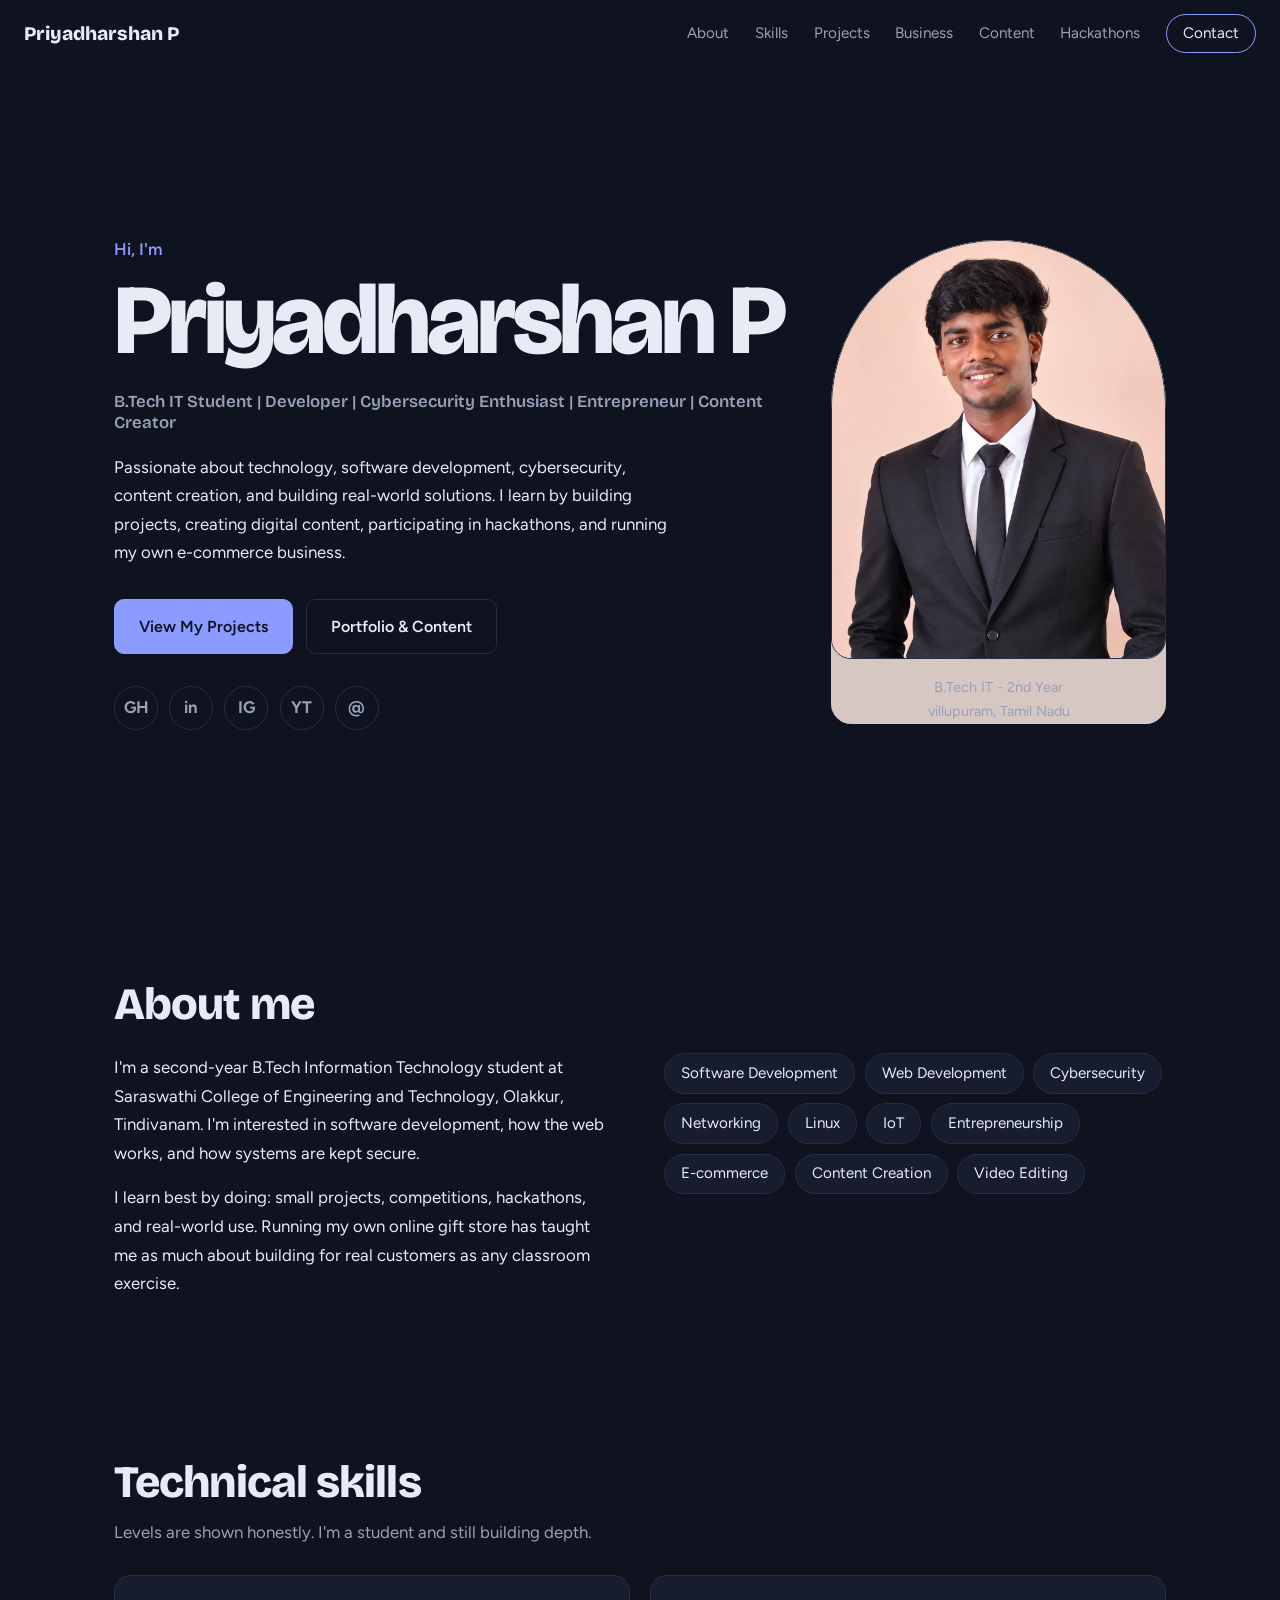
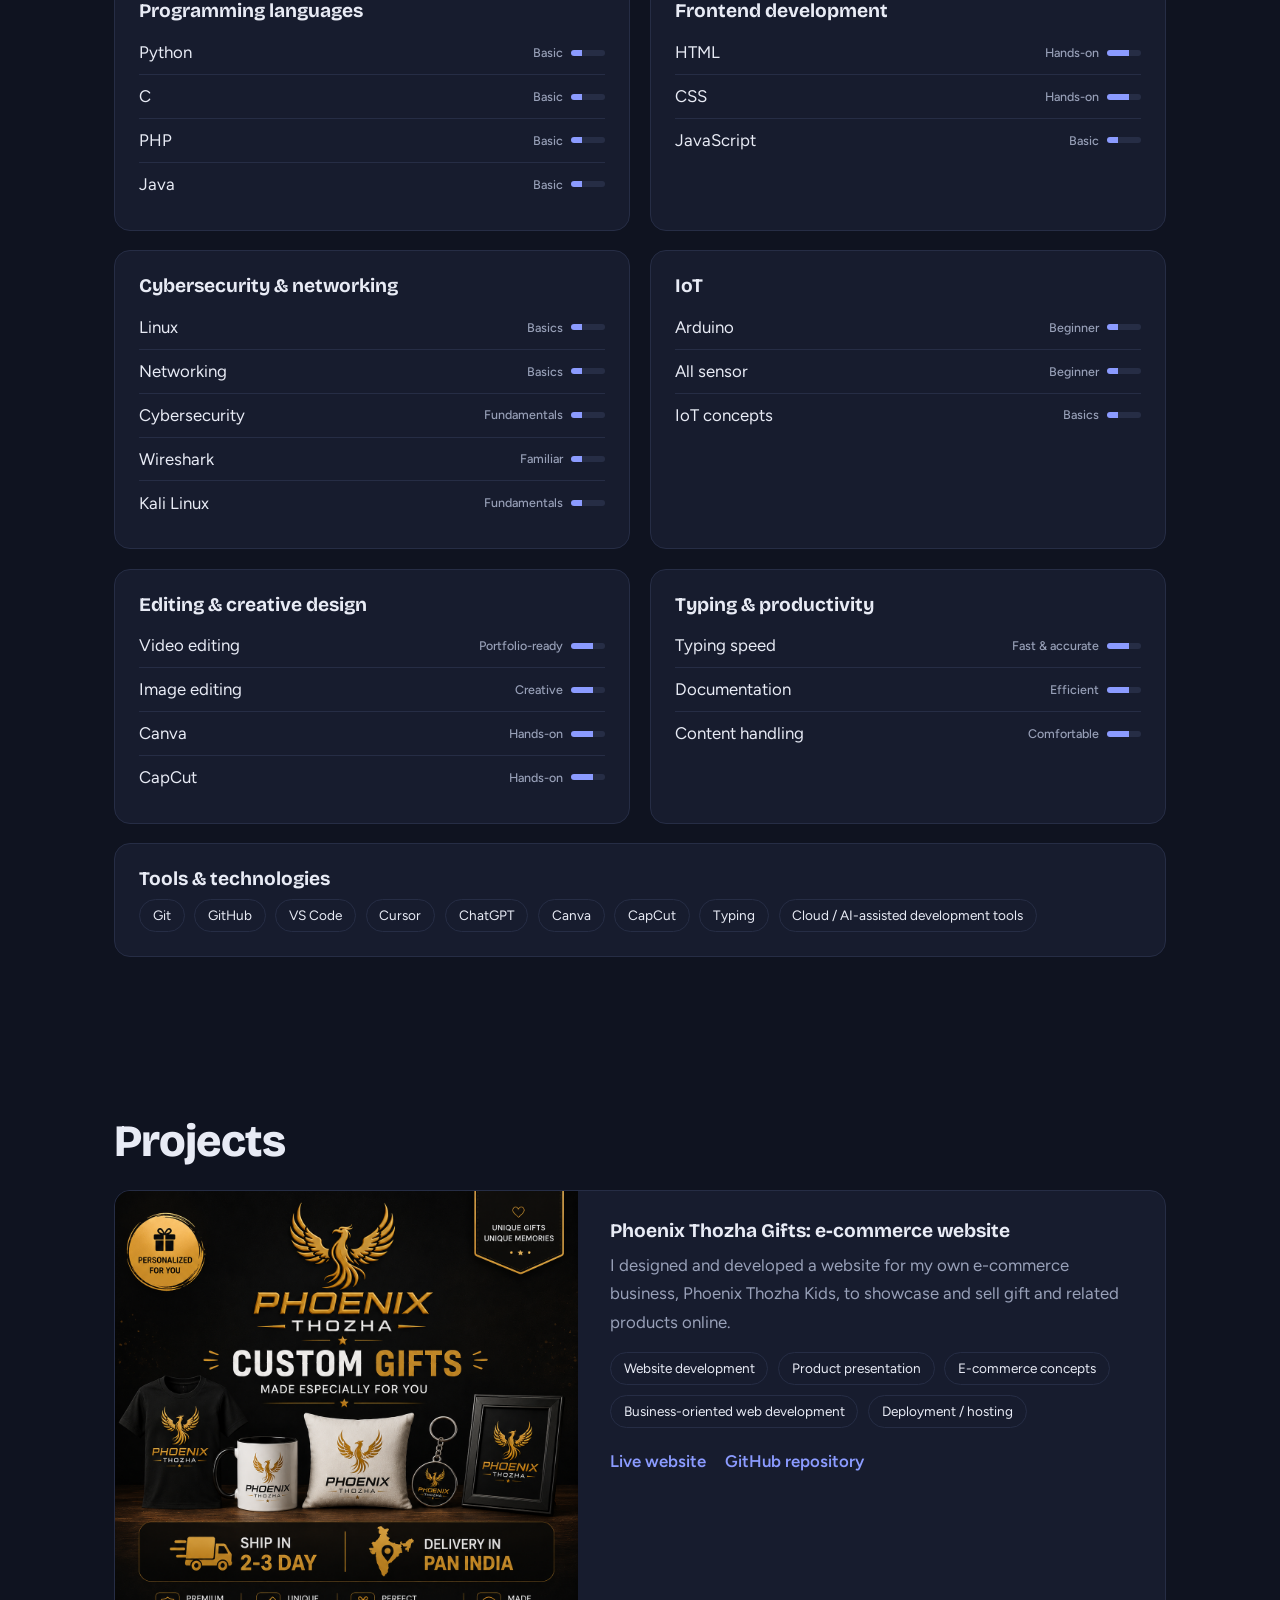
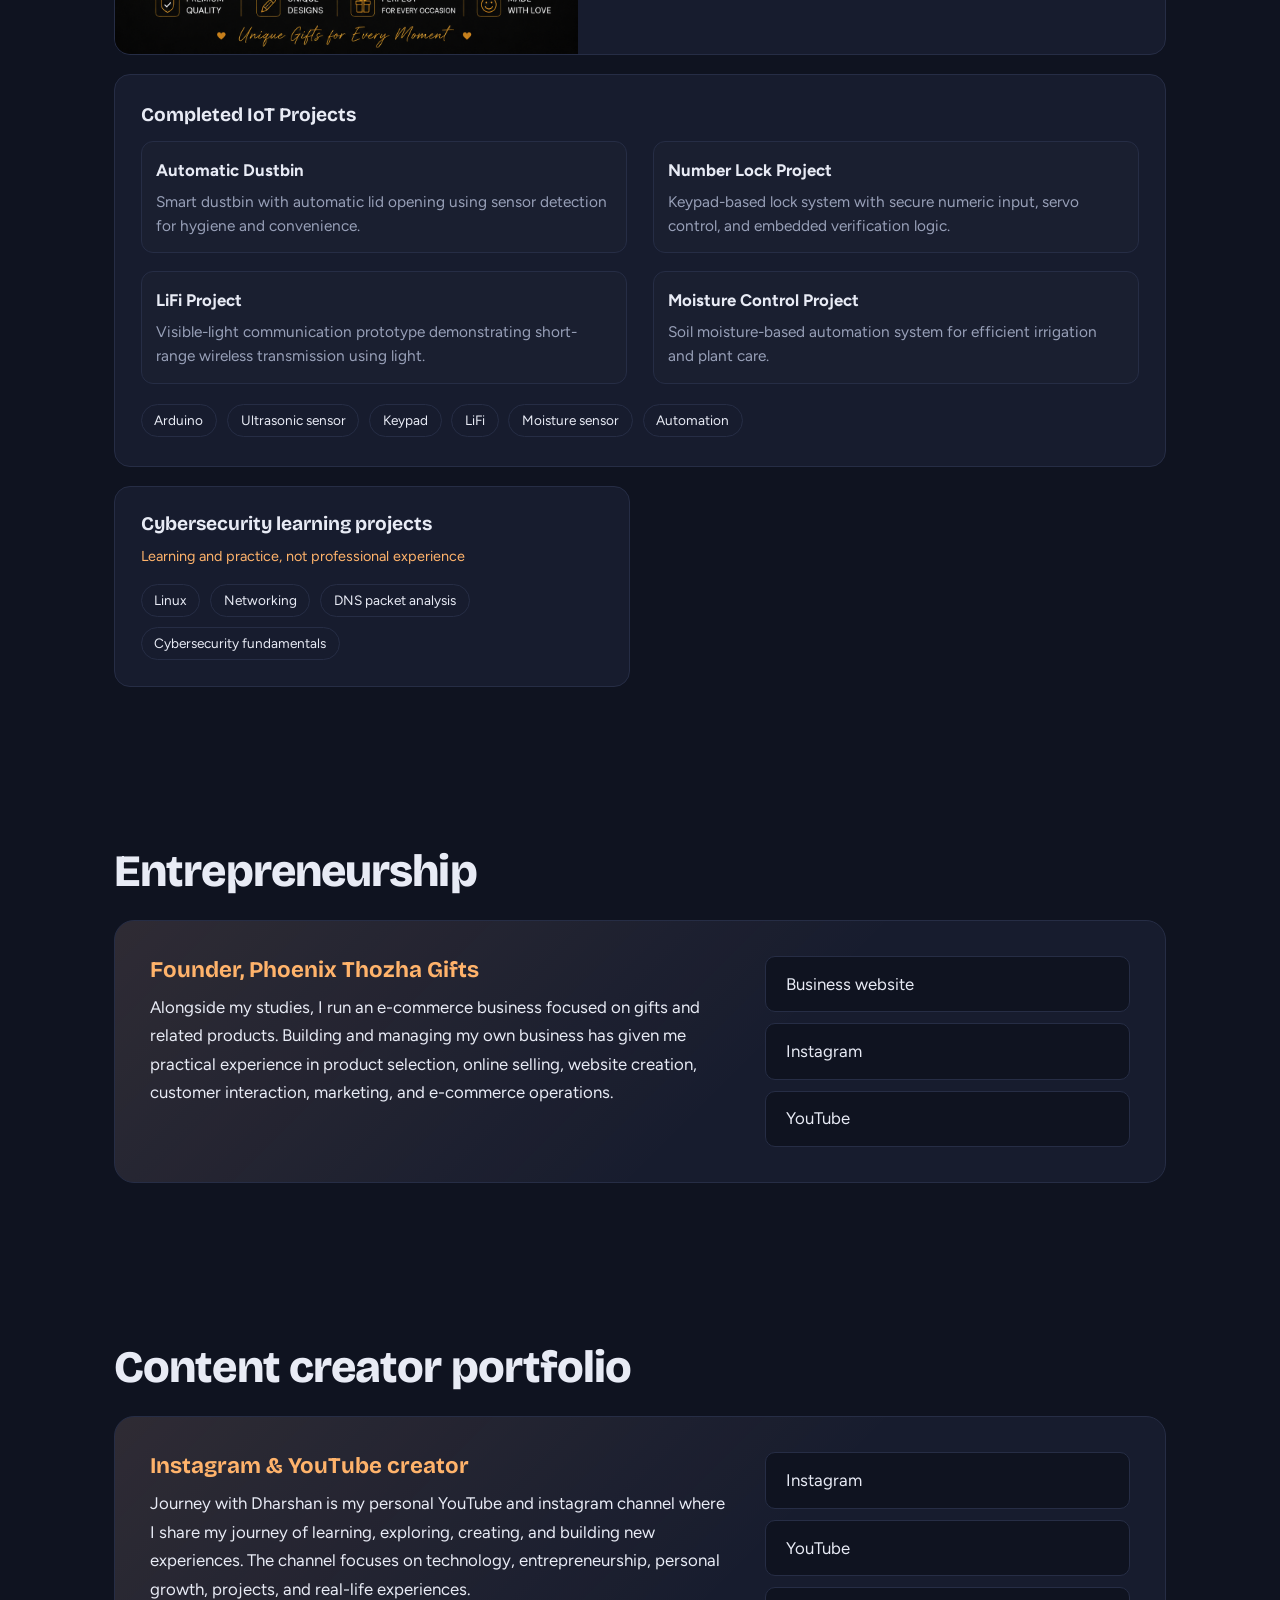
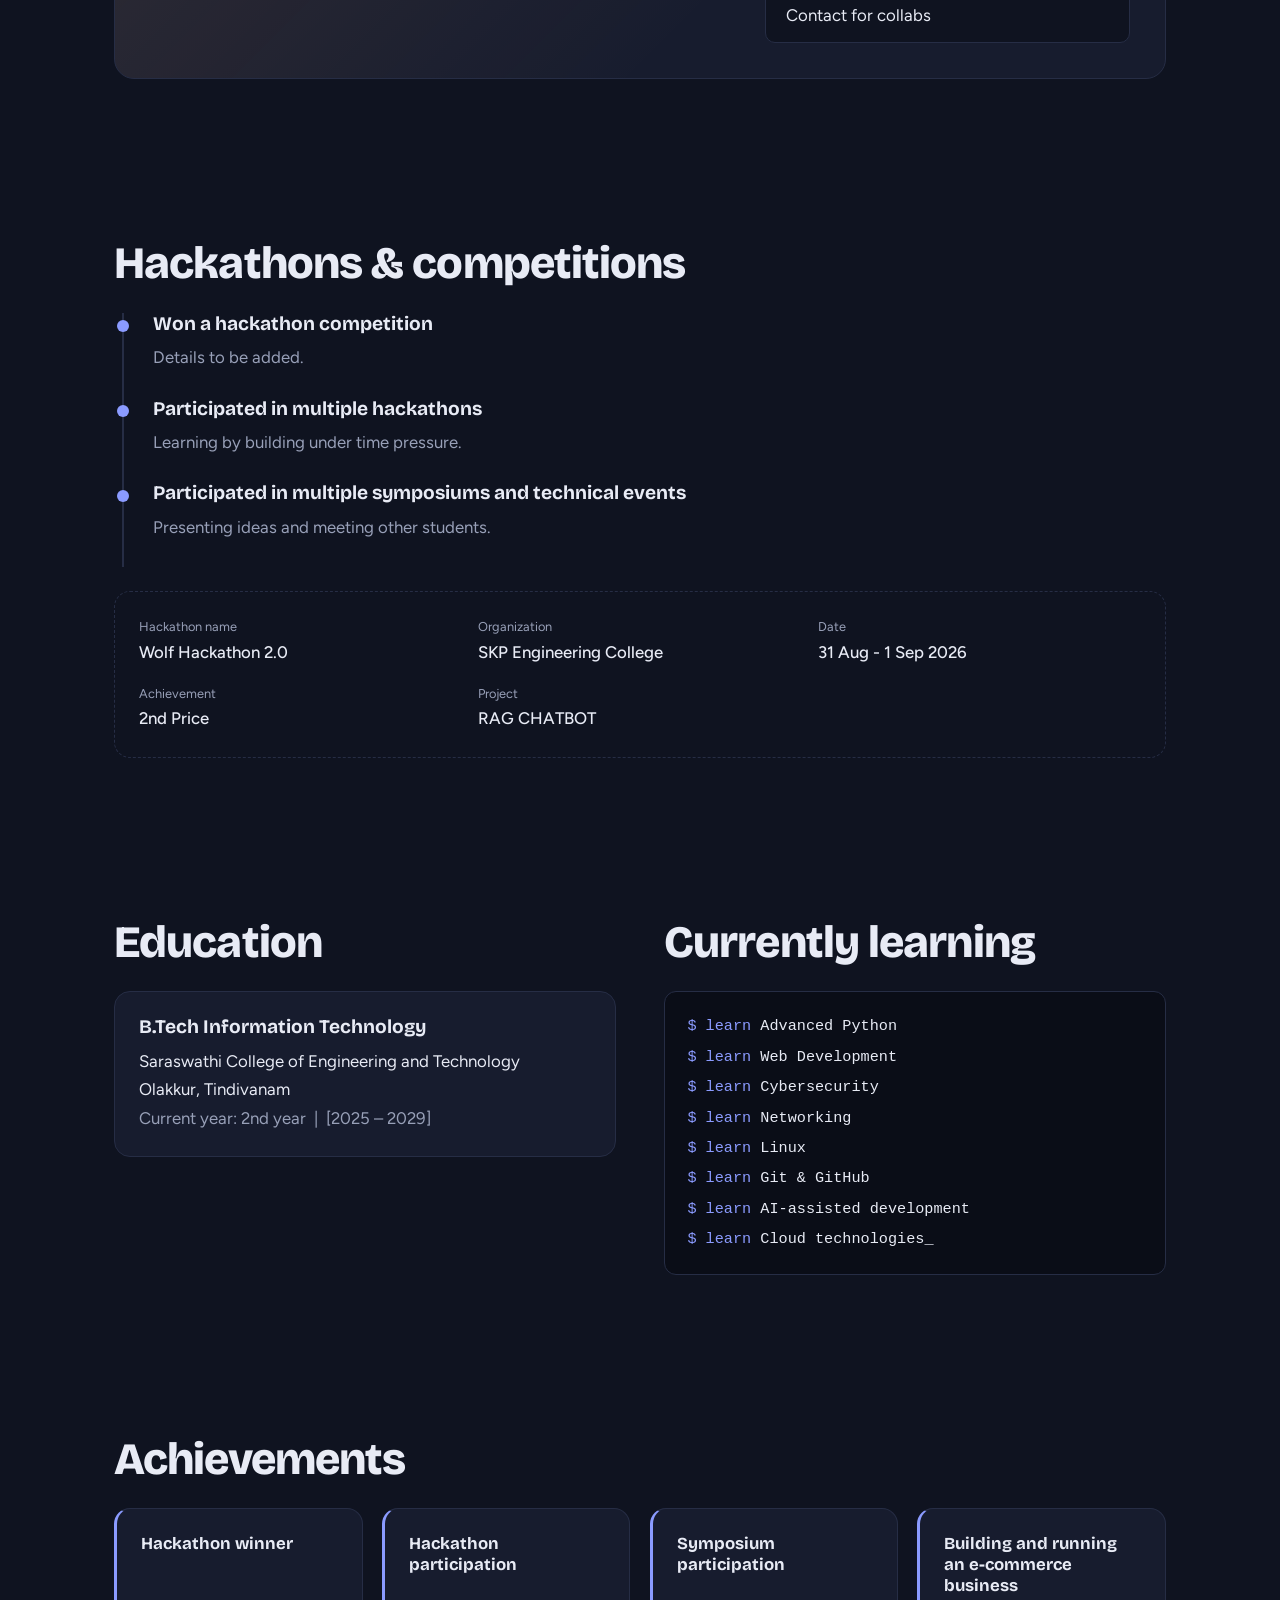
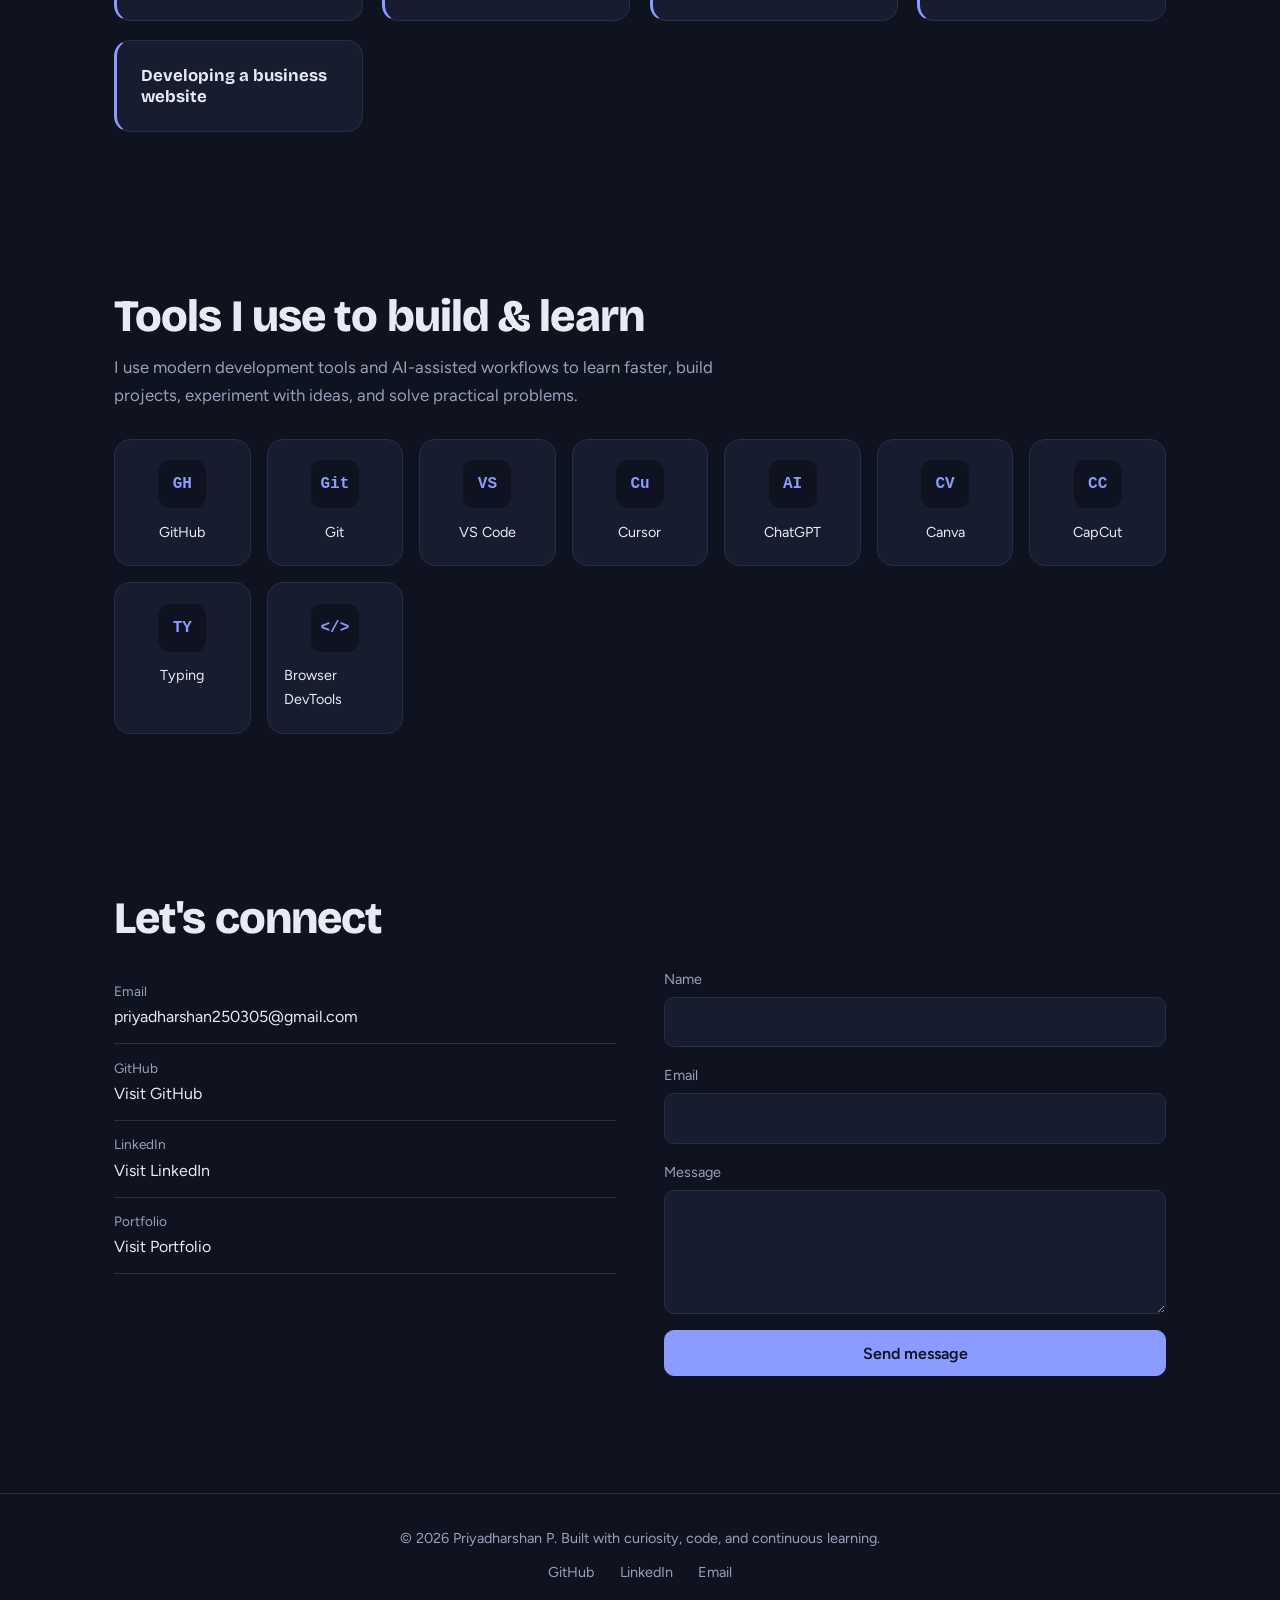
<file: index.html>
<!DOCTYPE html>
<html lang="en">
<head>
<meta charset="UTF-8">
<meta name="viewport" content="width=device-width, initial-scale=1">
<title>Priyadharshan P | B.Tech IT Student & Developer</title>
<meta name="description" content="Portfolio of Priyadharshan P, B.Tech IT student, developer, cybersecurity enthusiast and entrepreneur.">
<link rel="preconnect" href="https://fonts.googleapis.com">
<link rel="preconnect" href="https://fonts.gstatic.com" crossorigin>
<link href="https://fonts.googleapis.com/css2?family=Bricolage+Grotesque:wght@500;700;800&family=Figtree:wght@400;500;600&display=swap" rel="stylesheet">
<link rel="stylesheet" href="style.css">
</head>
<body>


<!-- Intro: plays once on load -->
<div class="intro" id="intro"><span>Priyadharshan P</span></div>

<!-- ============ NAV ============ -->
<header class="nav" id="nav">
  <a href="#home" class="logo">Priyadharshan P</a>
  <button class="burger" id="burger" aria-label="Open menu" aria-expanded="false"><i></i><i></i></button>
  <nav id="menu">
    <a href="#about">About</a><a href="#skills">Skills</a><a href="#projects">Projects</a>
    <a href="#business">Business</a><a href="#content">Content</a><a href="#hackathons">Hackathons</a><a href="#contact" class="pill">Contact</a>
  </nav>
</header>

<main>
<!-- ============ HERO ============ -->
<section class="hero" id="home">
  <div class="hero-text">
    <p class="hello">Hi, I'm</p>
    <h1>Priyadharshan P</h1>
    <p class="roles">B.Tech IT Student | Developer | Cybersecurity Enthusiast | Entrepreneur | Content Creator</p>
    <p class="lead">Passionate about technology, software development, cybersecurity, content creation, and building real-world solutions. I learn by building projects, creating digital content, participating in hackathons, and running my own e-commerce business.</p>
    <div class="cta">
      <a href="#projects" class="btn primary">View My Projects</a>
      <a href="#content" class="btn ghost">Portfolio &amp; Content</a>
    </div>
    <div class="social">
      <a href="[ADD GITHUB URL]" aria-label="GitHub"><span>GH</span></a>
      <a href="[ADD LINKEDIN URL]" aria-label="LinkedIn"><span>in</span></a>
      <a href="https://www.instagram.com/" aria-label="Instagram"><span>IG</span></a>
      <a href="https://www.youtube.com/" aria-label="YouTube"><span>YT</span></a>
      <a href="mailto:[ADD EMAIL]" aria-label="Email"><span>@</span></a>
    </div>
  </div>
  <figure class="portrait">
    <img src="assets/images/profile.jpg" alt="Portrait of Priyadharshan P" width="548" height="717">
    <figcaption>B.Tech IT - 2nd Year<br>villupuram, Tamil Nadu</figcaption>
  </figure>
</section>

<!-- ============ ABOUT ============ -->
<section id="about" class="wrap">
  <h2 class="reveal">About me</h2>
  <div class="two reveal">
    <div class="prose">
      <p>I'm a second-year B.Tech Information Technology student at Saraswathi College of Engineering and Technology, Olakkur, Tindivanam. I'm interested in software development, how the web works, and how systems are kept secure.</p>
      <p>I learn best by doing: small projects, competitions, hackathons, and real-world use. Running my own online gift store has taught me as much about building for real customers as any classroom exercise.</p>
    </div>
    <ul class="chips">
      <li>Software Development</li><li>Web Development</li><li>Cybersecurity</li><li>Networking</li>
      <li>Linux</li><li>IoT</li><li>Entrepreneurship</li><li>E-commerce</li><li>Content Creation</li><li>Video Editing</li>
    </ul>
  </div>
</section>

<!-- ============ SKILLS ============ -->
<section id="skills" class="wrap">
  <h2 class="reveal">Technical skills</h2>
  <p class="sub reveal">Levels are shown honestly. I'm a student and still building depth.</p>
  <div class="grid skills">
    <article class="card reveal"><h3>Programming languages</h3><ul class="lvl">
      <li>Python<b data-l="1">Basic</b></li><li>C<b data-l="1">Basic</b></li><li>PHP<b data-l="1">Basic</b></li><li>Java<b data-l="1">Basic</b></li></ul></article>
    <article class="card reveal"><h3>Frontend development</h3><ul class="lvl">
      <li>HTML<b data-l="2">Hands-on</b></li><li>CSS<b data-l="2">Hands-on</b></li><li>JavaScript<b data-l="1">Basic</b></li></ul></article>
    <article class="card reveal"><h3>Cybersecurity &amp; networking</h3><ul class="lvl">
      <li>Linux<b data-l="1">Basics</b></li><li>Networking<b data-l="1">Basics</b></li><li>Cybersecurity<b data-l="1">Fundamentals</b></li><li>Wireshark<b data-l="1">Familiar</b></li><li>Kali Linux<b data-l="1">Fundamentals</b></li></ul></article>
    <article class="card reveal"><h3>IoT</h3><ul class="lvl">
      <li>Arduino<b data-l="1">Beginner</b></li><li>All sensor<b data-l="1">Beginner</b></li><li>IoT concepts<b data-l="1">Basics</b></li></ul></article>
    <article class="card reveal"><h3>Editing &amp; creative design</h3><ul class="lvl">
      <li>Video editing<b data-l="2">Portfolio-ready</b></li><li>Image editing<b data-l="2">Creative</b></li><li>Canva<b data-l="2">Hands-on</b></li><li>CapCut<b data-l="2">Hands-on</b></li></ul></article>
    <article class="card reveal"><h3>Typing &amp; productivity</h3><ul class="lvl">
      <li>Typing speed<b data-l="2">Fast &amp; accurate</b></li><li>Documentation<b data-l="2">Efficient</b></li><li>Content handling<b data-l="2">Comfortable</b></li></ul></article>
    <article class="card reveal wide"><h3>Tools &amp; technologies</h3>
      <ul class="chips small"><li>Git</li><li>GitHub</li><li>VS Code</li><li>Cursor</li><li>ChatGPT</li><li>Canva</li><li>CapCut</li><li>Typing</li><li>Cloud / AI-assisted development tools</li></ul></article>
  </div>
</section>

<!-- ============ PROJECTS ============ -->
<section id="projects" class="wrap">
  <h2 class="reveal">Projects</h2>
  <div class="projects">
    <article class="project feature reveal">
      <div class="shot">
        <img src="./assets/images/project1.jpg" alt="Phoenix Thozha Gifts project preview">
      </div>
      <div class="body">
        <h3>Phoenix Thozha Gifts: e-commerce website</h3>
        <p>I designed and developed a website for my own e-commerce business, Phoenix Thozha Kids, to showcase and sell gift and related products online.</p>
        <ul class="chips small"><li>Website development</li><li>Product presentation</li><li>E-commerce concepts</li><li>Business-oriented web development</li><li>Deployment / hosting</li></ul>
        <div class="links"><a href="https://phoenixthozhagifts-32mi.vercel.app/">Live website</a><a href="https://github.com/priyadharshan250305-maker/phoenixthozhagifts">GitHub repository</a></div>
      </div>
    </article>
    <article class="project reveal combined-project">
      <h3>Completed IoT Projects</h3>
      <div class="combined-list">
        <div>
          <strong>Automatic Dustbin</strong>
          <p>Smart dustbin with automatic lid opening using sensor detection for hygiene and convenience.</p>
        </div>
        <div>
          <strong>Number Lock Project</strong>
          <p>Keypad-based lock system with secure numeric input, servo control, and embedded verification logic.</p>
        </div>
        <div>
          <strong>LiFi Project</strong>
          <p>Visible-light communication prototype demonstrating short-range wireless transmission using light.</p>
        </div>
        <div>
          <strong>Moisture Control Project</strong>
          <p>Soil moisture-based automation system for efficient irrigation and plant care.</p>
        </div>
      </div>
      <ul class="chips small"><li>Arduino</li><li>Ultrasonic sensor</li><li>Keypad</li><li>LiFi</li><li>Moisture sensor</li><li>Automation</li></ul>
    </article>
    <article class="project reveal">
      <h3>Cybersecurity learning projects</h3>
      <p class="tag">Learning and practice, not professional experience</p>
      <ul class="chips small"><li>Linux</li><li>Networking</li><li>DNS packet analysis</li><li>Cybersecurity fundamentals</li></ul>
    </article>
  </div>
</section>

<!-- ============ ENTREPRENEURSHIP ============ -->
<section id="business" class="wrap">
  <h2 class="reveal">Entrepreneurship</h2>
  <div class="biz reveal">
    <div>
      <p class="role">Founder, Phoenix Thozha Gifts</p>
      <p>Alongside my studies, I run an e-commerce business focused on gifts and related products. Building and managing my own business has given me practical experience in product selection, online selling, website creation, customer interaction, marketing, and e-commerce operations.</p>
    </div>
    <div class="biz-links">
      <a href="https://phoenixthozhagifts-32mi.vercel.app/">Business website</a>
      <a href="https://www.instagram.com/phoenix_thozha_gifts/">Instagram</a>
      <a href="http://www.youtube.com/@PhoenixThozhaGifts">YouTube</a>
    </div>
  </div>
</section>

<!-- ============ CONTENT CREATOR ============ -->
<section id="content" class="wrap">
  <h2 class="reveal">Content creator portfolio</h2>
  <div class="biz reveal">
    <div>
      <p class="role">Instagram &amp; YouTube creator</p>
      <p>Journey with Dharshan is my personal YouTube and instagram channel where I share my journey of learning, exploring, creating, and building new experiences. The channel focuses on technology, entrepreneurship, personal growth, projects, and real-life experiences.</p>
    </div>
    <div class="biz-links">
      <a href="https://www.instagram.com/journey_with_dharshan?stkn=MWU0bXpsaXQ3NGxmOA==" target="_blank" rel="noreferrer">Instagram</a>
      <a href="http://www.youtube.com/@journeywithdharshan" target="_blank" rel="noreferrer">YouTube</a>
      <a href="journeywithdharshan250305@gmail.com">Contact for collabs</a>
    </div>
  </div>
</section>

<!-- ============ HACKATHONS ============ -->
<section id="hackathons" class="wrap">
  <h2 class="reveal">Hackathons &amp; competitions</h2>
  <div class="timeline">
    <article class="reveal"><h3>Won a hackathon competition</h3><p>Details to be added.</p></article>
    <article class="reveal"><h3>Participated in multiple hackathons</h3><p>Learning by building under time pressure.</p></article>
    <article class="reveal"><h3>Participated in multiple symposiums and technical events</h3><p>Presenting ideas and meeting other students.</p></article>
  </div>
  <!-- Copy this block for each event you want to list -->
  <dl class="entry reveal">
    <div><dt>Hackathon name</dt><dd>Wolf Hackathon 2.0</dd></div>
    <div><dt>Organization</dt><dd>SKP Engineering College</dd></div>
    <div><dt>Date</dt><dd>31 Aug - 1 Sep 2026</dd></div>
    <div><dt>Achievement</dt><dd>2nd Price</dd></div>
    <div><dt>Project</dt><dd>RAG CHATBOT</dd></div>

  </dl>
</section>

<!-- ============ EDUCATION + LEARNING ============ -->
<section id="education" class="wrap two">
  <div class="reveal">
    <h2>Education</h2>
    <div class="card">
      <h3>B.Tech Information Technology</h3>
      <p>Saraswathi College of Engineering and Technology<br>Olakkur, Tindivanam</p>
      <p class="muted">Current year: 2nd year &nbsp;|&nbsp; [2025 – 2029]</p>
    </div>
  </div>
  <div class="reveal">
    <h2>Currently learning</h2>
    <ul class="learning">
      <li>Advanced Python</li><li>Web Development</li><li>Cybersecurity</li><li>Networking</li>
      <li>Linux</li><li>Git &amp; GitHub</li><li>AI-assisted development</li><li>Cloud technologies</li>
    </ul>
  </div>
</section>

<!-- ============ ACHIEVEMENTS ============ -->
<section id="achievements" class="wrap">
  <h2 class="reveal">Achievements</h2>
  <div class="grid ach">
    <div class="card reveal">Hackathon winner</div>
    <div class="card reveal">Hackathon participation</div>
    <div class="card reveal">Symposium participation</div>
    <div class="card reveal">Building and running an e-commerce business</div>
    <div class="card reveal">Developing a business website</div>
  </div>
</section>

<!-- ============ TOOLS ============ -->
<section id="tools" class="wrap">
  <h2 class="reveal">Tools I use to build &amp; learn</h2>
  <p class="sub reveal">I use modern development tools and AI-assisted workflows to learn faster, build projects, experiment with ideas, and solve practical problems.</p>
  <ul class="tools reveal">
    <li><span>GH</span>GitHub</li><li><span>Git</span>Git</li><li><span>VS</span>VS Code</li>
    <li><span>Cu</span>Cursor</li><li><span>AI</span>ChatGPT</li><li><span>CV</span>Canva</li><li><span>CC</span>CapCut</li><li><span>TY</span>Typing</li><li><span>&lt;/&gt;</span>Browser DevTools</li>
  </ul>
</section>

<!-- ============ CONTACT ============ -->
<section id="contact" class="wrap">
  <h2 class="reveal">Let's connect</h2>
  <div class="two reveal">
    <ul class="contact-list">
      <li>Email <a href="mailto:priyadharshan250305@gmail.com">priyadharshan250305@gmail.com</a></li>
      <li>GitHub <a href="https://github.com/priyadharshan250305-maker">Visit GitHub</a></li>
      <li>LinkedIn <a href="https://www.linkedin.com/in/priyadharshan-p-a7899b412/">Visit LinkedIn</a></li>
      <li>Portfolio <a href="https://myportfolio-5f9r.vercel.app/">Visit Portfolio</a></li>
    </ul>
    <!-- Opens the visitor's email app. For a real backend, swap in Formspree/EmailJS (see README). -->
    <form id="form" class="form">
      <label>Name<input name="name" required autocomplete="name"></label>
      <label>Email<input name="email" type="email" required autocomplete="email"></label>
      <label>Message<textarea name="message" rows="4" required></textarea></label>
      <button class="btn primary" type="submit">Send message</button>
      <p class="note" id="note" role="status"></p>
    </form>
  </div>
</section>
</main>

<footer class="footer">
  <p>© 2026 Priyadharshan P. Built with curiosity, code, and continuous learning.</p>
  <p><a href="https://github.com/priyadharshan250305-maker">GitHub</a><a href="https://www.linkedin.com/in/priyadharshan-p-a7899b412/">LinkedIn</a><a href="priyadharshan250305@gmail.com">Email</a></p>
</footer>

<script src="script.js"></script>
</body>
</html>
</file>
<file: style.css>
/* ===== Design tokens: edit colours/fonts here ===== */
:root{
  --bg:#0f1320; --surface:#171c2e; --line:#262d45;
  --text:#e8ebf5; --muted:#98a0b8;
  --accent:#8b9bff;   /* indigo: tech */
  --warm:#ffb36b;     /* amber: business */
  --display:'Bricolage Grotesque',system-ui,sans-serif;
  --body:'Figtree',system-ui,sans-serif;
}
*{box-sizing:border-box;margin:0}
html{scroll-behavior:smooth;scroll-padding-top:5rem}
body{background:var(--bg);color:var(--text);font:400 1.05rem/1.7 var(--body);-webkit-font-smoothing:antialiased}
a{color:inherit;text-decoration:none}
ul{list-style:none;padding:0}
:focus-visible{outline:2px solid var(--accent);outline-offset:3px}
h1,h2,h3{font-family:var(--display);line-height:1.1}
h2{font-size:clamp(1.9rem,4vw,2.8rem);font-weight:800;margin-bottom:1.5rem;letter-spacing:-.02em}
h3{font-size:1.2rem;font-weight:700;margin-bottom:.6rem}
.wrap{max-width:1100px;margin:0 auto;padding:5rem 1.5rem}
.sub{color:var(--muted);max-width:60ch;margin:-.8rem 0 1.8rem}
.muted{color:var(--muted)}
.two{display:grid;grid-template-columns:1fr 1fr;gap:3rem;align-items:start}

/* Intro (the one orchestrated motion moment) */
.intro{position:fixed;inset:0;z-index:100;background:var(--bg);display:grid;place-items:center;
  font:800 clamp(2rem,8vw,4.5rem)/1 var(--display);animation:curtain .9s 1.1s cubic-bezier(.7,0,.2,1) forwards}
.intro span{animation:rise .8s ease both}
@keyframes rise{from{opacity:0;transform:translateY(30px)}}
@keyframes curtain{to{transform:translateY(-100%);visibility:hidden}}

/* Nav */
.nav{position:fixed;top:0;inset-inline:0;z-index:50;display:flex;justify-content:space-between;align-items:center;
  padding:.9rem 1.5rem;transition:background .3s,border-color .3s;border-bottom:1px solid transparent}
.nav.solid{background:rgba(15,19,32,.8);backdrop-filter:blur(12px);border-color:var(--line)}
.logo{font:800 1.2rem var(--display)}
.nav nav{display:flex;gap:1.6rem;align-items:center;font-size:.95rem;color:var(--muted)}
.nav nav a:hover{color:var(--text)}
.pill{border:1px solid var(--accent);color:var(--text);padding:.35rem 1rem;border-radius:99px}
.burger{display:none;background:none;border:0;width:40px;height:40px;cursor:pointer;position:relative}
.burger i{position:absolute;left:8px;right:8px;height:2px;background:var(--text);transition:.25s}
.burger i:first-child{top:15px}.burger i:last-child{top:23px}
.burger[aria-expanded=true] i:first-child{top:19px;transform:rotate(45deg)}
.burger[aria-expanded=true] i:last-child{top:19px;transform:rotate(-45deg)}

/* Hero */
.hero{min-height:100svh;max-width:1100px;margin:0 auto;padding:7rem 1.5rem 3rem;display:grid;grid-template-columns:1.25fr 1fr;gap:3rem;align-items:center}
.hello{color:var(--accent);font-weight:600}
.hero h1{font-size:clamp(3rem,9vw,6.2rem);font-weight:800;letter-spacing:-.04em;margin:.2rem 0 1rem;white-space:nowrap}
.roles{font:600 1.05rem var(--display);color:var(--muted);margin-bottom:1.2rem}
.lead{max-width:52ch;margin-bottom:2rem}
.cta{display:flex;flex-wrap:wrap;gap:.8rem;margin-bottom:2rem}
.btn{display:inline-block;padding:.8rem 1.5rem;border-radius:10px;font-weight:600;border:1px solid var(--line);cursor:pointer;font-family:var(--body);font-size:1rem;transition:transform .2s,background .2s}
.btn:hover{transform:translateY(-2px)}
.primary{background:var(--accent);color:#0f1320;border-color:var(--accent)}
.ghost{background:transparent;color:var(--text)}
.ghost:hover{background:var(--surface)}
.social{display:flex;gap:.7rem}
.social a{width:44px;height:44px;border-radius:50%;border:1px solid var(--line);display:grid;place-items:center;font-weight:700;color:var(--muted);transition:.2s}
.social a:hover{color:var(--text);border-color:var(--accent)}
.portrait{position:relative;justify-self:center;max-width:380px;overflow:hidden;border-radius:200px 200px 24px 24px;background:#d7c7c2}
.portrait img{width:100%;height:100%;border-radius:inherit;display:block;object-fit:cover;aspect-ratio:4/5;object-position:50% 18%;border:1px solid var(--line)}
.portrait::before{content:"";position:absolute;inset:-14px 14px 14px -14px;border:1px solid var(--accent);border-radius:210px 210px 30px 30px;opacity:.5;z-index:-1}
.portrait figcaption{margin-top:1rem;font-size:.9rem;color:var(--muted);text-align:center}

/* Chips & cards */
.chips{display:flex;flex-wrap:wrap;gap:.6rem}
.chips li{border:1px solid var(--line);background:var(--surface);padding:.4rem 1rem;border-radius:99px;font-size:.95rem}
.chips.small li{font-size:.85rem;padding:.25rem .8rem}
.prose p+p{margin-top:1rem}
.prose{max-width:60ch}
.grid{display:grid;gap:1.2rem}
.skills{grid-template-columns:repeat(2,1fr)}
.card{background:var(--surface);border:1px solid var(--line);border-radius:16px;padding:1.5rem}
.card.wide{grid-column:1/-1}
.lvl li{display:flex;justify-content:space-between;align-items:center;padding:.45rem 0;border-bottom:1px solid var(--line)}
.lvl li:last-child{border:0}
.lvl b{font-size:.78rem;font-weight:500;color:var(--muted);display:flex;align-items:center;gap:.5rem}
/* level meter: 1 of 3 dots = basic, 2 = hands-on */
.lvl b::after{content:"";width:34px;height:6px;border-radius:3px;background:linear-gradient(90deg,var(--accent) calc(var(--p,1)*33%),var(--line) 0)}
.lvl b[data-l="2"]{--p:2}

/* Projects */
.projects{display:grid;grid-template-columns:1fr 1fr;gap:1.2rem}
.project{background:var(--surface);border:1px solid var(--line);border-radius:16px;padding:1.6rem;transition:border-color .25s,transform .25s}
.project:hover{border-color:var(--accent);transform:translateY(-3px)}
.project p{color:var(--muted);margin-bottom:1rem}
.project .tag{color:var(--warm);font-size:.9rem}
.combined-project{grid-column:1 / -1; padding:1.8rem 1.6rem;}
.combined-list{display:grid;grid-template-columns:repeat(2, minmax(0, 1fr)); gap:1.1rem 1.6rem; margin:1rem 0 1.3rem;}
.combined-list div{padding:0.85rem 0.9rem; border:1px solid var(--line); border-radius:12px; background:rgba(255,255,255,0.01);}
.combined-list strong{display:block; font-size:1.05rem; margin-bottom:0.35rem; color:var(--text);}
.combined-list p{margin:0; font-size:0.96rem; line-height:1.6;}
.feature{grid-column:1/-1;display:grid;grid-template-columns:1fr 1.2fr;gap:2rem;padding:0;overflow:hidden}
.shot{display:grid;place-items:center;height:100%;min-height:240px;background:repeating-linear-gradient(45deg,var(--bg),var(--bg) 12px,var(--surface) 12px,var(--surface) 24px);color:var(--muted);font-size:.9rem;overflow:hidden}
.shot img{display:block;width:100%;height:100%;min-height:240px;object-fit:cover}
.feature .body{padding:1.8rem 1.8rem 1.8rem 0}
.links{display:flex;gap:1.2rem;margin-top:1.2rem;font-weight:600;color:var(--accent)}
.links a:hover{text-decoration:underline}

/* Business */
.biz{display:grid;grid-template-columns:1.6fr 1fr;gap:2rem;padding:2.2rem;border-radius:20px;border:1px solid var(--line);
  background:linear-gradient(135deg,rgba(255,179,107,.1),transparent 60%),var(--surface)}
.role{font:700 1.4rem var(--display);color:var(--warm);margin-bottom:.6rem}
.biz-links{display:flex;flex-direction:column;gap:.7rem;justify-content:center}
.biz-links a{padding:.8rem 1.2rem;border:1px solid var(--line);border-radius:10px;background:var(--bg);transition:.2s}
.biz-links a:hover{border-color:var(--warm);transform:translateX(4px)}

/* Timeline */
.timeline{border-left:2px solid var(--line);margin-left:.5rem}
.timeline article{position:relative;padding:0 0 1.6rem 1.8rem}
.timeline article::before{content:"";position:absolute;left:-7px;top:.45rem;width:12px;height:12px;border-radius:50%;background:var(--accent)}
.timeline p{color:var(--muted)}
.entry{display:grid;grid-template-columns:repeat(3,1fr);gap:1rem;margin-top:1.5rem;padding:1.5rem;border:1px dashed var(--line);border-radius:16px}
.entry dt{font-size:.8rem;color:var(--muted)}
.entry dd{margin:0;font-weight:500}

/* Currently learning: terminal style, deliberately unlike the skill cards */
.learning{background:#0a0d17;border:1px solid var(--line);border-radius:12px;padding:1.2rem 1.4rem;font:500 .95rem/2 ui-monospace,Menlo,Consolas,monospace}
.learning li::before{content:"$ learn ";color:var(--accent)}
.learning li:last-child::after{content:"_";animation:blink 1s steps(2) infinite}
@keyframes blink{50%{opacity:0}}

.ach{grid-template-columns:repeat(auto-fit,minmax(200px,1fr))}
.ach .card{font:700 1.05rem var(--display);border-left:3px solid var(--accent)}

.tools{display:grid;grid-template-columns:repeat(auto-fit,minmax(130px,1fr));gap:1rem}
.tools li{display:flex;flex-direction:column;align-items:center;gap:.7rem;padding:1.3rem 1rem;border:1px solid var(--line);border-radius:16px;background:var(--surface);font-size:.9rem;transition:.2s}
.tools li:hover{border-color:var(--accent)}
.tools span{width:48px;height:48px;border-radius:12px;display:grid;place-items:center;background:var(--bg);color:var(--accent);font:700 1rem ui-monospace,monospace}

/* Contact */
.contact-list li{padding:.8rem 0;border-bottom:1px solid var(--line);display:flex;flex-direction:column;color:var(--muted);font-size:.85rem}
.contact-list a{color:var(--text);font-size:1rem;overflow-wrap:anywhere}
.contact-list a:hover{color:var(--accent)}
.form{display:grid;gap:1rem}
.form label{display:grid;gap:.35rem;font-size:.9rem;color:var(--muted)}
.form input,.form textarea{background:var(--surface);border:1px solid var(--line);border-radius:10px;padding:.75rem 1rem;color:var(--text);font:inherit}
.form input:focus,.form textarea:focus{outline:0;border-color:var(--accent)}
.note{min-height:1.4em;color:var(--accent);font-size:.9rem}
.footer{border-top:1px solid var(--line);padding:2rem 1.5rem;text-align:center;color:var(--muted);font-size:.9rem}
.footer p+p{margin-top:.6rem}.footer a{margin:0 .8rem}.footer a:hover{color:var(--text)}

/* Scroll reveal: applied by script.js only */
.js .reveal{opacity:0;transform:translateY(18px);transition:opacity .6s,transform .6s}
.js .reveal.in{opacity:1;transform:none}

/* Responsive */
@media(max-width:860px){
  .burger{display:block}
  .nav nav{position:fixed;top:0;right:0;height:100svh;width:min(280px,80vw);flex-direction:column;justify-content:center;gap:1.6rem;
    background:var(--surface);border-left:1px solid var(--line);transform:translateX(100%);transition:transform .3s;font-size:1.1rem}
  .nav nav.open{transform:none}
  .burger{z-index:60}
  .hero,.two,.projects,.feature,.biz,.skills{grid-template-columns:1fr}
  .hero{padding-top:6rem}.portrait{order:-1;max-width:260px}
  .feature .body{padding:0 1.5rem 1.5rem}
  .entry{grid-template-columns:1fr 1fr}
  .wrap{padding:3.5rem 1.2rem}
}
@media(max-width:480px){.entry{grid-template-columns:1fr}}
@media(prefers-reduced-motion:reduce){
  *{animation:none!important;transition:none!important;scroll-behavior:auto!important}
  .intro{display:none}.js .reveal{opacity:1;transform:none}
}
</file>
